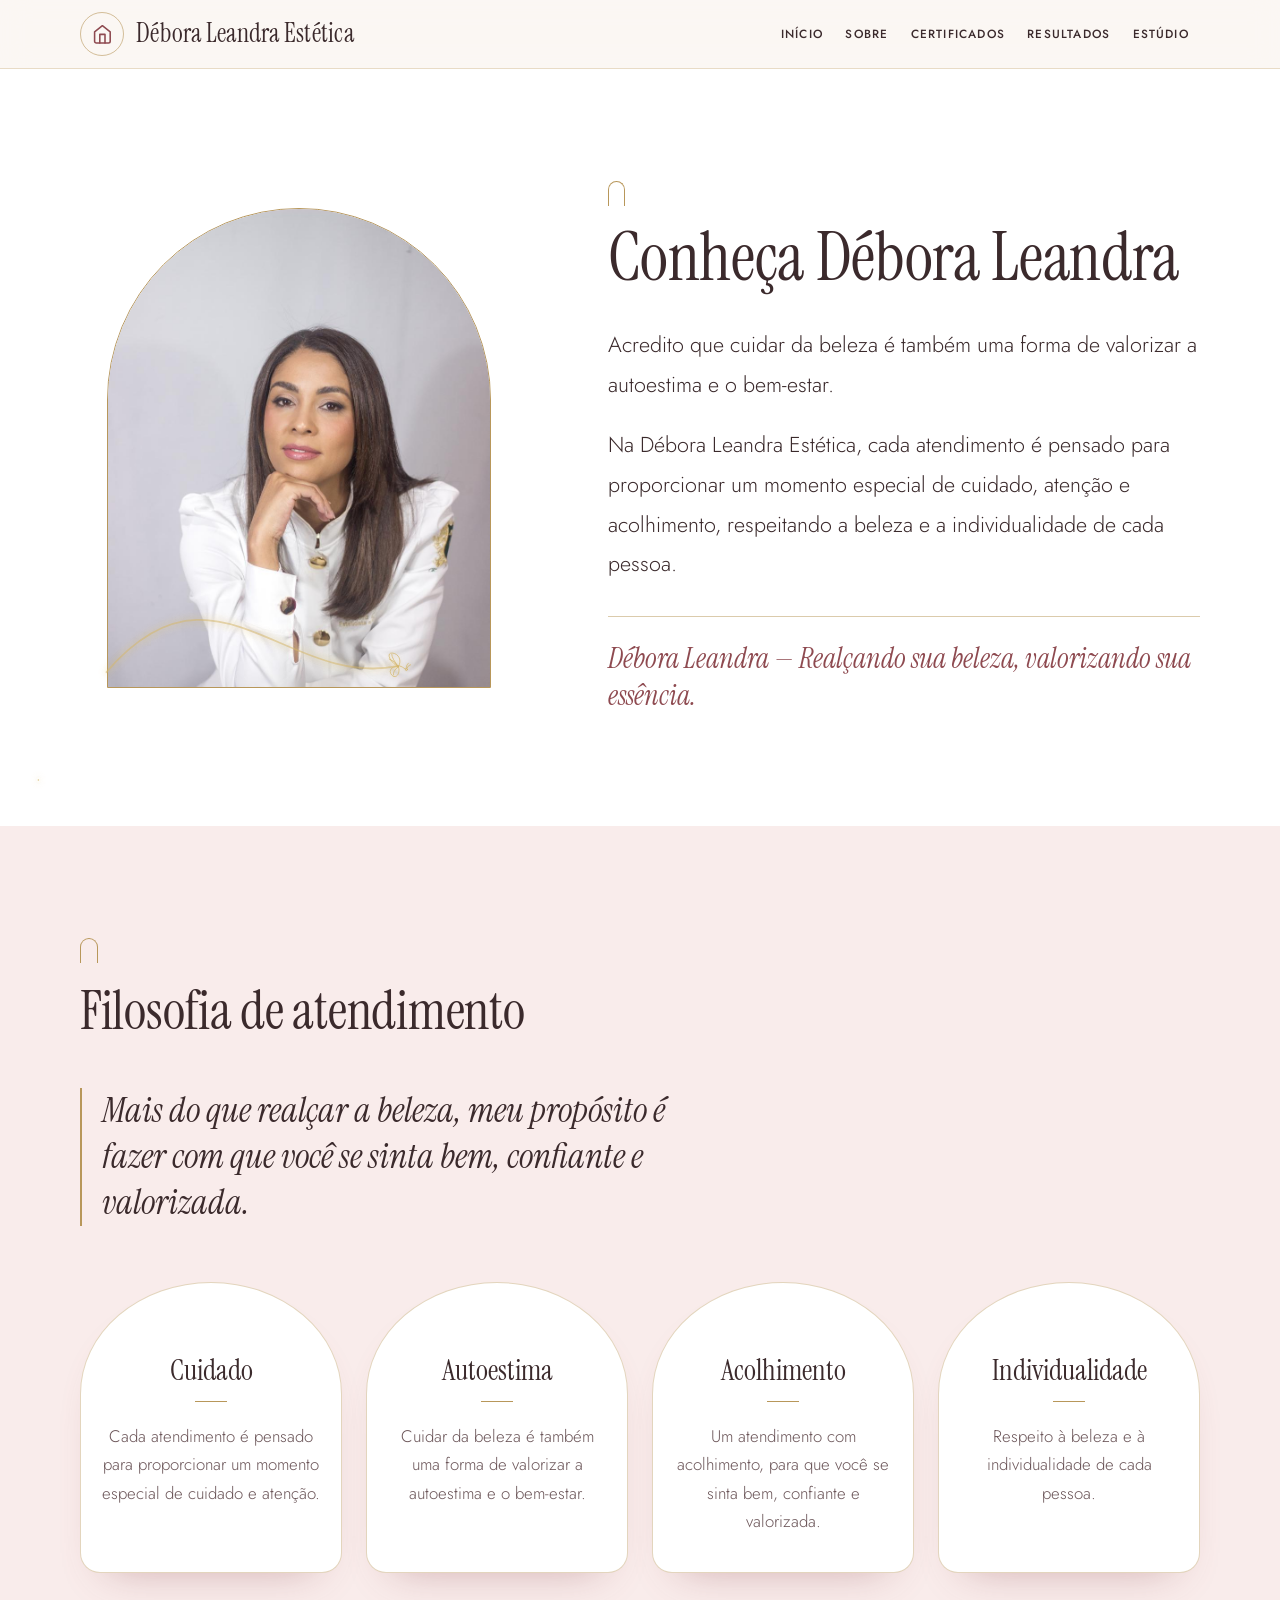
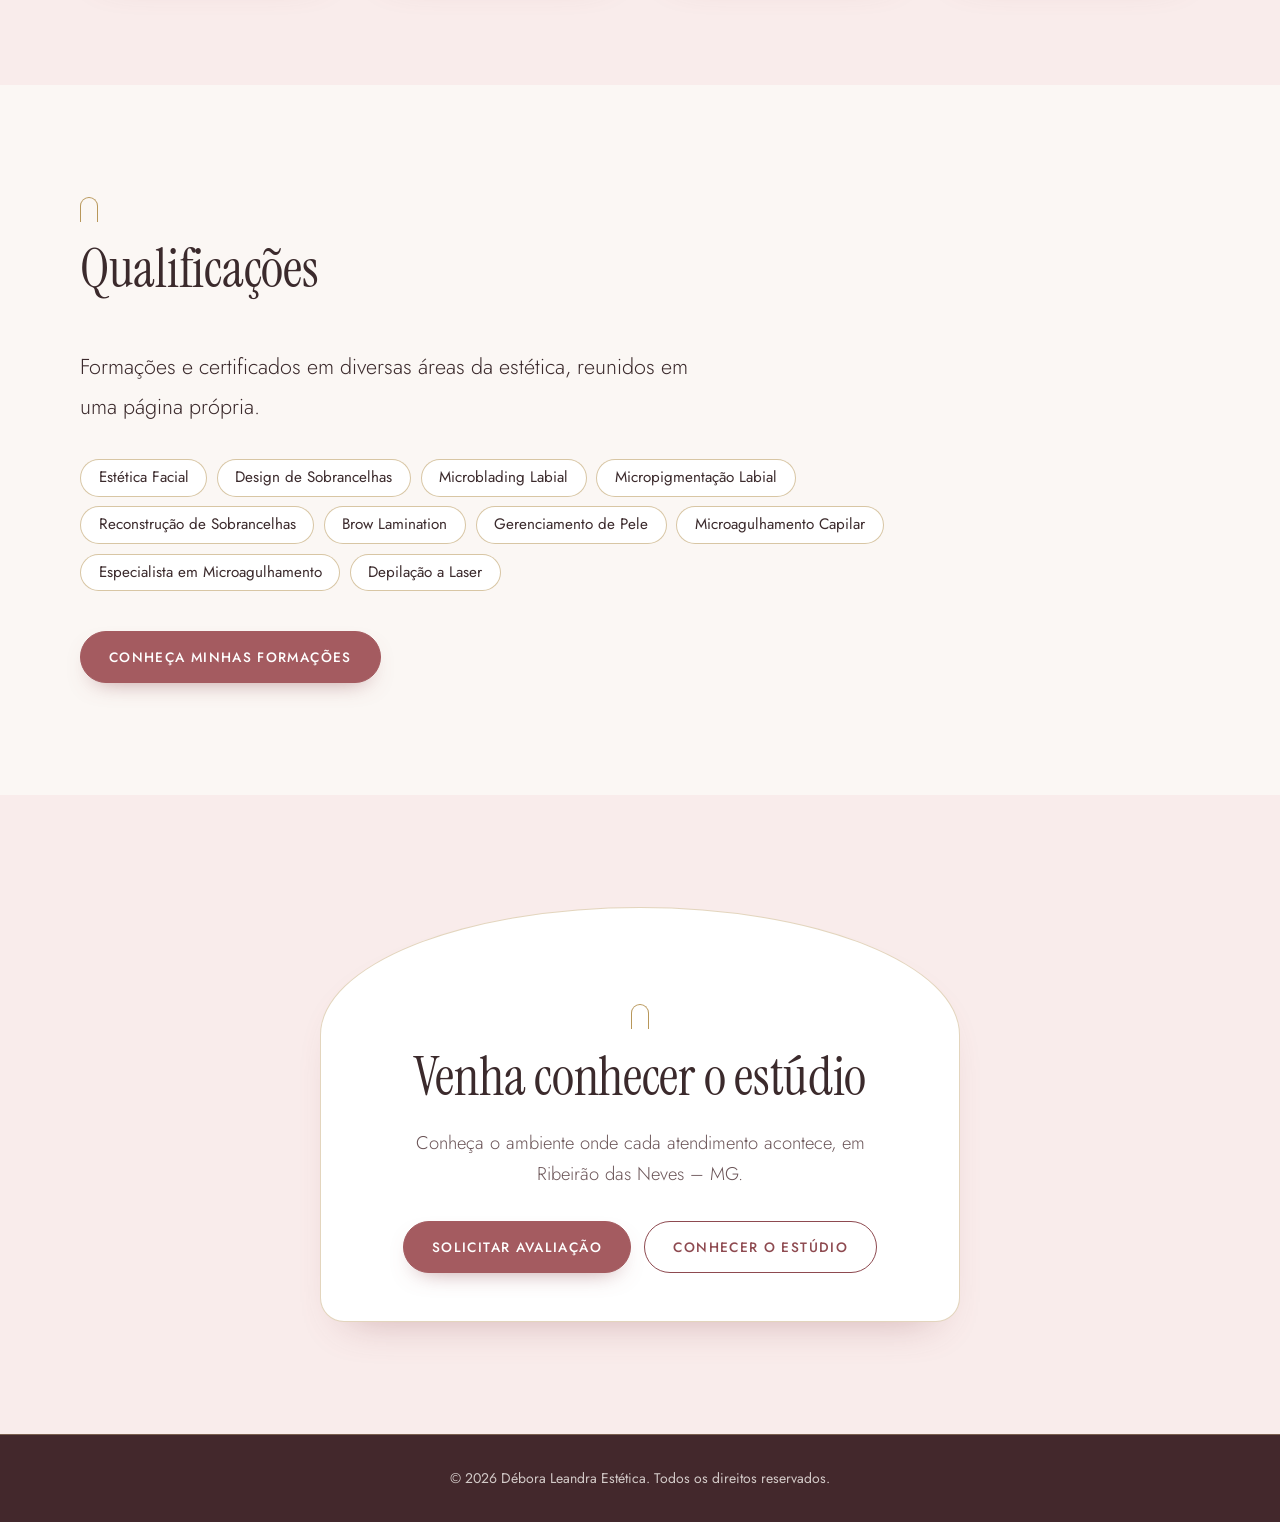
<file: sobre.html>
<!DOCTYPE html>
<html lang="pt-BR">

<head>
  <meta charset="UTF-8">
  <meta name="viewport" content="width=device-width, initial-scale=1">

  <title>Sobre a Débora | Débora Leandra Estética</title>
  <meta name="description" content="Conheça Débora Leandra, profissional de estética em Ribeirão das Neves (MG). Realçando sua beleza, valorizando sua essência.">

<script>document.documentElement.classList.add('js');</script>

<link rel="preconnect" href="https://fonts.googleapis.com">
<link rel="preconnect" href="https://fonts.gstatic.com" crossorigin>
<link rel="stylesheet" href="https://fonts.googleapis.com/css2?family=Instrument+Serif:ital@0;1&family=Jost:wght@300;400;500&display=swap">
  <link rel="stylesheet" href="style.css">
  <script src="script.js" defer></script>
</head>

<body>

  <!-- Link para quem navega pelo teclado ir direto ao conteúdo -->
  <a class="pular-conteudo" href="#conteudo-principal">Pular para o conteúdo</a>

  <!-- ==================== CABEÇALHO ==================== -->
  <header class="cabecalho">

    <!-- Ícone de casinha: volta para a página inicial -->
    <a class="cabecalho__casa" href="index.html" aria-label="Voltar à página inicial">
      <svg width="24" height="24" viewBox="0 0 24 24" fill="none" stroke="currentColor"
           stroke-width="1.8" stroke-linecap="round" stroke-linejoin="round"
           aria-hidden="true" focusable="false">
        <path d="M3 9l9-7 9 7v11a2 2 0 0 1-2 2H5a2 2 0 0 1-2-2z"></path>
        <polyline points="9 22 9 12 15 12 15 22"></polyline>
      </svg>
    </a>

    <!-- A logo oficial entra aqui quando adicionarmos as imagens -->
    <p class="cabecalho__marca">Débora Leandra Estética</p>

    <!-- Botão do menu -->
    <button class="cabecalho__menu-botao" type="button"
            aria-expanded="false" aria-controls="menu-principal">
      Menu
    </button>

    <nav class="menu" id="menu-principal" aria-label="Menu principal">
      <ul class="menu__lista" role="list">
        <li><a href="index.html">Início</a></li>
        <li><a href="sobre.html">Sobre</a></li>
        <li><a href="certificados.html">Certificados</a></li>
        <li><a href="resultados.html">Resultados</a></li>
        <li><a href="estudio.html">Estúdio</a></li>
      </ul>
    </nav>

  </header>

  <!-- ==================== CONTEÚDO PRINCIPAL ==================== -->
  <main id="conteudo-principal">

    <!-- ---------- 1. APRESENTAÇÃO ---------- -->
    <section class="sobre sobre-apresentacao" id="sobre" aria-labelledby="titulo-sobre">

      <div class="sobre-apresentacao__foto">
        <div class="moldura-arco">
          <img src="imagens/principal foto.jpeg"
               alt="Débora Leandra, profissional de estética"
               width="853" height="1280">
        </div>
      </div>

      <div class="sobre-apresentacao__texto">
        <h1 id="titulo-sobre">Conheça Débora Leandra</h1>

        <p>
          Acredito que cuidar da beleza é também uma forma de valorizar a autoestima e o bem-estar.
        </p>

        <p>
          Na Débora Leandra Estética, cada atendimento é pensado para proporcionar um momento especial de cuidado, atenção e acolhimento, respeitando a beleza e a individualidade de cada pessoa.
        </p>

        <p class="sobre-assinatura">
          Débora Leandra — Realçando sua beleza, valorizando sua essência.
        </p>
      </div>

    </section>

    <!-- ---------- 2. FILOSOFIA DE ATENDIMENTO ---------- -->
    <section class="filosofia" aria-labelledby="titulo-filosofia">
      <h2 id="titulo-filosofia">Filosofia de atendimento</h2>

      <p class="filosofia__proposito">
        Mais do que realçar a beleza, meu propósito é fazer com que você se sinta bem, confiante e valorizada.
      </p>

      <ul class="filosofia__lista" role="list">
        <li class="valor">
          <h3>Cuidado</h3>
          <p>Cada atendimento é pensado para proporcionar um momento especial de cuidado e atenção.</p>
        </li>
        <li class="valor">
          <h3>Autoestima</h3>
          <p>Cuidar da beleza é também uma forma de valorizar a autoestima e o bem-estar.</p>
        </li>
        <li class="valor">
          <h3>Acolhimento</h3>
          <p>Um atendimento com acolhimento, para que você se sinta bem, confiante e valorizada.</p>
        </li>
        <li class="valor">
          <h3>Individualidade</h3>
          <p>Respeito à beleza e à individualidade de cada pessoa.</p>
        </li>
      </ul>
    </section>

    <!-- ---------- 3. QUALIFICAÇÕES ---------- -->
    <section class="qualificacoes" aria-labelledby="titulo-qualificacoes">
      <h2 id="titulo-qualificacoes">Qualificações</h2>

      <p class="sobre-texto">
        Formações e certificados em diversas áreas da estética, reunidos em uma página própria.
      </p>

      <ul class="qualificacoes__lista" role="list" aria-label="Áreas das formações">
        <li>Estética Facial</li>
        <li>Design de Sobrancelhas</li>
        <li>Microblading Labial</li>
        <li>Micropigmentação Labial</li>
        <li>Reconstrução de Sobrancelhas</li>
        <li>Brow Lamination</li>
        <li>Gerenciamento de Pele</li>
        <li>Microagulhamento Capilar</li>
        <li>Especialista em Microagulhamento</li>
        <li>Depilação a Laser</li>
      </ul>

      <a class="botao" href="certificados.html">Conheça minhas formações</a>
    </section>

    <!-- ---------- 4. CONVITE FINAL ---------- -->
    <section class="convite" aria-labelledby="titulo-convite">
      <div class="convite__painel">
        <h2 id="titulo-convite">Venha conhecer o estúdio</h2>

        <p>
          Conheça o ambiente onde cada atendimento acontece, em Ribeirão das Neves – MG.
        </p>

        <div class="convite__acoes">
          <a class="botao"
             href="https://wa.me/5531995594694?text=Ol%C3%A1%2C%20D%C3%A9bora!%20Tudo%20bem%3F%20Conheci%20seu%20trabalho%20pelo%20site%20e%20gostaria%20de%20solicitar%20uma%20avalia%C3%A7%C3%A3o%20para%20saber%20qual%20procedimento%20%C3%A9%20mais%20indicado%20para%20mim.%20Poderia%20me%20explicar%20como%20funciona%3F"
             target="_blank"
             rel="noopener noreferrer">
            Solicitar Avaliação
          </a>

          <a class="botao botao--secundario" href="estudio.html">
            Conhecer o estúdio
          </a>
        </div>
      </div>
    </section>

  </main>

  <!-- ==================== RODAPÉ ==================== -->
  <footer class="rodape">
    <p>&copy; 2026 Débora Leandra Estética. Todos os direitos reservados.</p>
  </footer>

  <!-- Borboleta dourada com rastro luminoso -->
<div id="borboleta-magica" aria-hidden="true">
  <svg
    class="rastro-magico"
    viewBox="0 0 1000 600"
    preserveAspectRatio="none"
    xmlns="http://www.w3.org/2000/svg"
  >
    <defs>
      <filter id="brilho-dourado">
        <feGaussianBlur stdDeviation="3" />
      </filter>
    </defs>

    <!-- Brilho suave por trás do rastro -->
    <path
      class="rastro-luz"
      d="M 30 520
         C 160 300, 220 500, 350 430
         S 530 280, 650 310
         S 800 240, 950 90"
    />

    <!-- Linha dourada principal -->
    <path
      class="rastro-linha"
      d="M 30 520
         C 160 300, 220 500, 350 430
         S 530 280, 650 310
         S 800 240, 950 90"
    />
  </svg>
  
<!-- Borboleta minimalista dourada -->

<!-- Borboletinha dourada vista de lado -->
<svg
  class="borboleta-desenho"
  viewBox="0 0 100 100"
  xmlns="http://www.w3.org/2000/svg"
>
  <g
    fill="none"
    stroke="#d4b66b"
    stroke-width="2"
    stroke-linecap="round"
    stroke-linejoin="round"
  >
    <!-- Asa superior -->
    <path d="M54 52 C30 40 18 12 36 13 C55 14 65 35 54 52 Z"/>

    <!-- Detalhes da asa superior -->
    <path d="M54 52 Q35 28 35 17"/>
    <path d="M54 52 Q43 34 28 30"/>

    <!-- Asa inferior -->
    <path d="M54 52 C30 48 23 70 40 80 C54 83 59 64 54 52 Z"/>

    <!-- Detalhe da asa inferior -->
    <path d="M54 52 Q37 64 40 76"/>

    <!-- Corpo -->
    <path d="M53 48 Q65 51 76 60"/>

    <!-- Cabeça -->
    <circle cx="77" cy="60" r="3"/>

    <!-- Antenas -->
    <path d="M78 57 Q83 46 89 46"/>
    <path d="M76 57 Q77 45 82 42"/>
  </g>
</svg>

</div>

</body>
</html>
</file>
<file: style.css>
/* =========================================================
   Débora Leandra Estética — style.css
   Etapa 2: base visual (cores, tipografia, layout e componentes)
   ========================================================= */

/* ---------------------------------------------------------
   1. FONTES (Google Fonts, gratuitas)
   Instrument Serif: títulos | Jost: textos
   --------------------------------------------------------- */
@import url('https://fonts.googleapis.com/css2?family=Instrument+Serif:ital@0;1&family=Jost:wght@300;400;500&display=swap');


/* ---------------------------------------------------------
   2. VARIÁVEIS (paleta, fontes e medidas em um só lugar)
   Para mudar uma cor do site inteiro, mude aqui.
   --------------------------------------------------------- */
:root {
  /* Cores de fundo */
  --branco: #ffffff;
  --off-white: #fbf7f4;
  --rosa-claro: #f9eceb;
  --rosa-suave: #f2d6d3;
  --vinho: #43282c;

  /* Rosé e dourado */
  --rose: #d9a5a3;           /* decorativo */
  --rose-profundo: #a45b60;  /* fundo de botões (texto branco por cima) */
  --rose-escuro: #8e4a50;    /* textos e links sobre fundos claros */
  --dourado: #b8975a;        /* linhas e detalhes (decorativo) */
  --dourado-claro: #e0c58f;  /* detalhes sobre fundo escuro */

  /* Textos */
  --texto: #3b2a2c;
  --texto-suave: #6b5558;

  /* Fontes */
  --fonte-titulo: 'Instrument Serif', Georgia, 'Times New Roman', serif;
  --fonte-texto: 'Jost', system-ui, -apple-system, 'Segoe UI', Roboto, sans-serif;

  /* Layout */
  --largura-max: 70rem;
  --margem-lateral: max(1.25rem, calc((100% - var(--largura-max)) / 2));
  --espaco-secao: clamp(4rem, 9vw, 7rem);
  --altura-cabecalho: 6.5rem;

  /* Efeitos */
  --ease: cubic-bezier(0.22, 0.61, 0.36, 1);
  --sombra-suave: 0 22px 44px -28px rgba(142, 74, 80, 0.45);
}

/* Altura do cabeçalho quando o JavaScript estiver ativo (etapa futura) */
html.js {
  --altura-cabecalho: 4.75rem;
}


/* ---------------------------------------------------------
   3. BASE (reset e regras gerais)
   --------------------------------------------------------- */
*,
*::before,
*::after {
  box-sizing: border-box;
}

html {
  -webkit-text-size-adjust: 100%;
  text-size-adjust: 100%;
  scroll-padding-top: var(--altura-cabecalho); /* o cabeçalho não cobre o título ao rolar */
}

/* Rolagem suave somente para quem não pediu menos movimento */
@media (prefers-reduced-motion: no-preference) {
  html {
    scroll-behavior: smooth;
  }
}

body {
  margin: 0;
  font-family: var(--fonte-texto);
  font-size: 1rem;
  line-height: 1.65;
  color: var(--texto);
  background: var(--off-white);
  -webkit-font-smoothing: antialiased;
  -moz-osx-font-smoothing: grayscale;
}

h1,
h2,
h3,
p,
ul,
ol,
address {
  margin: 0;
}

ul,
ol {
  padding: 0;
}

address {
  font-style: normal;
}

img,
svg {
  display: block;
  max-width: 100%;
}

img {
  height: auto;
}

h1,
h2,
h3 {
  font-family: var(--fonte-titulo);
  font-weight: 400; /* Instrument Serif só tem peso normal */
  line-height: 1.1;
  color: var(--texto);
  text-wrap: balance;
}

a {
  color: var(--rose-escuro);
  text-decoration-color: var(--dourado);
  text-decoration-thickness: 1px;
  text-underline-offset: 0.25em;
}

a:hover {
  text-decoration-thickness: 2px;
}

::selection {
  background: var(--rosa-suave);
  color: var(--texto);
}

/* Indicador de foco para navegação por teclado */
:focus-visible {
  outline: 3px solid var(--rose-escuro);
  outline-offset: 3px;
}

.agendar :focus-visible,
.rodape :focus-visible {
  outline-color: var(--dourado-claro);
}


/* ---------------------------------------------------------
   4. LINK "PULAR PARA O CONTEÚDO"
   Escondido até receber foco pelo teclado (tecla Tab)
   --------------------------------------------------------- */
.pular-conteudo {
  position: absolute;
  top: -5rem;
  left: 1rem;
  z-index: 200;
  padding: 0.75rem 1.25rem;
  border-radius: 999px;
  background: var(--rose-escuro);
  color: #ffffff;
  text-decoration: none;
  transition: top 0.2s var(--ease);
}

.pular-conteudo:focus {
  top: 1rem;
}


/* ---------------------------------------------------------
   5. LAYOUT GERAL DAS SEÇÕES
   O fundo ocupa a largura toda; o conteúdo fica centralizado
   --------------------------------------------------------- */
main > section {
  padding-block: var(--espaco-secao);
  padding-inline: var(--margem-lateral);
}

/* Títulos de seção, com um pequeno arco dourado como assinatura visual */
main h2 {
  margin-bottom: clamp(2rem, 4vw, 3rem);
  font-size: clamp(2.1rem, 1.5rem + 2.6vw, 3.4rem);
  letter-spacing: -0.005em;
}

main h2::before,
.inicio h1::before {
  content: "";
  display: block;
  width: 1.1rem;
  height: 1.55rem;
  margin-bottom: 1.1rem;
  border: 1px solid var(--dourado);
  border-bottom: 0;
  border-radius: 999px 999px 0 0;
}


/* ---------------------------------------------------------
   6. CABEÇALHO E MENU
   Base = celular. Sem JavaScript, o menu aparece como uma
   faixa que rola para o lado, então a navegação já funciona.
   --------------------------------------------------------- */
.cabecalho {
  position: sticky;
  top: 0;
  z-index: 100;
  display: flex;
  flex-wrap: wrap;
  align-items: center;
  gap: 0.5rem 0.75rem;
  padding-block: 0.6rem 0.4rem;
  padding-inline: var(--margem-lateral);
  background: rgba(251, 247, 244, 0.92);
  -webkit-backdrop-filter: saturate(1.3) blur(14px);
  backdrop-filter: saturate(1.3) blur(14px);
  border-bottom: 1px solid rgba(184, 151, 90, 0.3);
}

/* Ícone de casinha */
.cabecalho__casa {
  display: inline-flex;
  align-items: center;
  justify-content: center;
  flex: none;
  width: 2.75rem;
  height: 2.75rem;
  border: 1px solid rgba(184, 151, 90, 0.6);
  border-radius: 50%;
  color: var(--rose-escuro);
  transition: background-color 0.3s var(--ease), color 0.3s var(--ease);
}

.cabecalho__casa svg {
  width: 1.3rem;
  height: 1.3rem;
}

/* Nome do estúdio (provisório até recebermos a logo) */
.cabecalho__marca {
  flex: 1 1 auto;
  min-width: 0;
  font-family: var(--fonte-titulo);
  font-size: clamp(1.2rem, 5vw, 1.55rem);
  line-height: 1.1;
  letter-spacing: 0.01em;
}

/* Botão "Menu": só aparece quando o JavaScript estiver ativo */
.cabecalho__menu-botao {
  display: none;
}

/* Menu: faixa horizontal no celular */
.menu {
  flex: 0 0 100%;
  overflow-x: auto;
  padding-bottom: 0.25rem;
  scrollbar-width: none;
}

.menu::-webkit-scrollbar {
  display: none;
}

.menu__lista {
  display: flex;
  gap: 0.25rem;
  width: max-content;
  list-style: none;
}

.menu__lista a {
  position: relative;
  display: inline-flex;
  align-items: center;
  min-height: 2.75rem;
  padding: 0 0.9rem;
  font-size: 0.78rem;
  font-weight: 500;
  letter-spacing: 0.12em;
  text-transform: uppercase;
  text-decoration: none;
  white-space: nowrap;
  color: var(--texto);
}

/* Linha dourada que "desenha" sob o link */
.menu__lista a::after {
  content: "";
  position: absolute;
  right: 0.9rem;
  bottom: 0.55rem;
  left: 0.9rem;
  height: 1px;
  background: var(--dourado);
  transform: scaleX(0);
  transform-origin: left;
  transition: transform 0.35s var(--ease);
}

.menu__lista a:focus-visible::after {
  transform: scaleX(1);
}

/* Efeitos de passar o mouse: só em aparelhos com mouse */
@media (hover: hover) {
  .cabecalho__casa:hover {
    background: var(--rose-escuro);
    color: #ffffff;
  }

  .menu__lista a:hover::after {
    transform: scaleX(1);
  }
}

/* --- Menu recolhível (preparado para a etapa de JavaScript) ---
   Tudo abaixo só vale se o <html> receber a classe "js". */
@media (max-width: 69.99em) {
  html.js .cabecalho {
    padding-block: 0.6rem;
  }

  html.js .cabecalho__menu-botao {
    display: inline-flex;
    align-items: center;
    justify-content: center;
    min-height: 2.75rem;
    padding: 0 1.25rem;
    border: 1px solid var(--rose-escuro);
    border-radius: 999px;
    background: transparent;
    color: var(--rose-escuro);
    font: 500 0.8rem/1 var(--fonte-texto);
    letter-spacing: 0.14em;
    text-transform: uppercase;
    cursor: pointer;
  }

  html.js .menu {
    display: none;
    position: absolute;
    top: 100%;
    right: 0;
    left: 0;
    padding: 0.5rem var(--margem-lateral) 1rem;
    overflow: visible;
    background: rgba(251, 247, 244, 0.98);
    border-bottom: 1px solid rgba(184, 151, 90, 0.3);
    box-shadow: 0 24px 40px -30px rgba(67, 40, 44, 0.5);
  }

  html.js .cabecalho__menu-botao[aria-expanded="true"] + .menu {
    display: block;
  }

  html.js .menu__lista {
    flex-direction: column;
    gap: 0;
    width: auto;
  }

  html.js .menu__lista a {
    width: 100%;
    min-height: 3.25rem;
    border-bottom: 1px solid rgba(184, 151, 90, 0.25);
    font-size: 0.85rem;
  }
}

/* --- Computador: menu em uma linha, ao lado do nome --- */
@media (min-width: 70em) {
  .cabecalho {
    flex-wrap: nowrap;
    padding-block: 0.75rem;
  }

  .cabecalho__marca {
    flex: 0 0 auto;
    font-size: 1.6rem;
  }

  .menu {
    flex: 1 1 auto;
    overflow: visible;
    padding: 0;
  }

  .menu__lista {
    justify-content: flex-end;
    width: auto;
    gap: 0;
  }

  .menu__lista a {
    padding: 0 0.7rem;
    font-size: 0.74rem;
    letter-spacing: 0.1em;
  }

  .menu__lista a::after {
    right: 0.7rem;
    left: 0.7rem;
  }
}


/* ---------------------------------------------------------
   7. BOTÕES
   --------------------------------------------------------- */
.botao {
  display: inline-flex;
  align-items: center;
  justify-content: center;
  min-height: 3.25rem;
  padding: 0.85rem 1.75rem;
  border: 1px solid var(--rose-profundo);
  border-radius: 999px;
  background: var(--rose-profundo);
  box-shadow: 0 10px 24px -14px rgba(142, 74, 80, 0.7);
  color: #ffffff;
  font-size: 0.85rem;
  font-weight: 500;
  letter-spacing: 0.1em;
  text-align: center;
  text-transform: uppercase;
  text-decoration: none;
  transition: background-color 0.3s var(--ease), color 0.3s var(--ease),
              transform 0.3s var(--ease), box-shadow 0.3s var(--ease);
}

.botao--secundario {
  background: transparent;
  box-shadow: none;
  border-color: var(--rose-escuro);
  color: var(--rose-escuro);
}

@media (hover: hover) {
  .botao:hover {
    background: var(--rose-escuro);
    border-color: var(--rose-escuro);
    box-shadow: 0 16px 28px -14px rgba(142, 74, 80, 0.75);
    color: #ffffff;
    transform: translateY(-2px);
  }
}

.botao:active {
  transform: translateY(0);
}


/* ---------------------------------------------------------
   8. INÍCIO (HERO)
   O arco é um espaço reservado e decorativo: quando tivermos
   a foto real da Débora, ela ocupará esse lugar.
   --------------------------------------------------------- */
.inicio {
  position: relative;
  display: grid;
  grid-template-columns: 1fr;
  align-content: center;
  padding-block: clamp(3rem, 8vw, 6rem);
  overflow: hidden;
  background:
    radial-gradient(48rem 34rem at 88% 8%, rgba(242, 214, 211, 0.95), transparent 65%),
    radial-gradient(34rem 26rem at 0% 100%, rgba(184, 151, 90, 0.16), transparent 62%),
    var(--off-white);
}

.inicio h1 {
  grid-column: 1 / -1;
  max-width: 10ch;
  font-size: clamp(3.25rem, 2rem + 7vw, 6.25rem);
  line-height: 0.95;
  letter-spacing: -0.01em;
}

.inicio p {
  grid-column: 1 / -1;
  max-width: 28rem;
  margin: 1.5rem 0 2rem;
  font-size: clamp(1.05rem, 1rem + 0.5vw, 1.3rem);
  font-weight: 300;
  color: var(--texto-suave);
}

.inicio .botao + .botao {
  margin-top: 0.85rem;
}

/* Arco decorativo (espaço da foto) */
.inicio::after {
  content: "";
  grid-column: 1 / -1;
  justify-self: center;
  width: min(80%, 19rem);
  margin-top: 2.5rem;
  aspect-ratio: 4 / 5;
  border: 1px solid var(--dourado);
  border-radius: 50% 50% 0 0 / 40% 40% 0 0;
  background: linear-gradient(165deg, var(--rosa-suave) 0%, var(--rosa-claro) 55%, var(--branco) 100%);
  box-shadow: 0 0 0 0.6rem var(--off-white),
              0 0 0 calc(0.6rem + 1px) rgba(184, 151, 90, 0.7);
}

@media (min-width: 40em) {
  .inicio {
    grid-template-columns: minmax(0,1fr) minmax(0, 1fr);
    align-items: center;
    gap: 3rem;
  }
  .inicio-conteudo {
  grid-column: 1;
  grid-row: 1;
}

  .inicio .botao + .botao {
    margin-top: 0;
  }
}

@media (min-width: 64em) {
  .inicio {
    min-height: 40rem;
  }

  .inicio::after {
    position: absolute;
    top: 50%;
    right: var(--margem-lateral);
    width: min(34vw, 26rem);
    margin-top: 0;
    transform: translateY(-50%);
  }
}


/* ---------------------------------------------------------
   9. SEÇÕES: fundos alternados para criar ritmo
   --------------------------------------------------------- */
.sobre {
  background: var(--branco);
}

.certificacoes {
  background: var(--off-white);
}

.resultados {
  background: var(--branco);
}

.estudio {
  background: var(--off-white);
}

/* Sobre */
.sobre p {
  max-width: 40rem;
  font-size: clamp(1.1rem, 1rem + 0.6vw, 1.35rem);
  font-weight: 300;
  line-height: 1.85;
}


/* ---------------------------------------------------------
   10. SERVIÇOS (cartões em formato de arco)
   --------------------------------------------------------- */
.servicos {
  display: grid;
  grid-template-columns: 1fr;
  gap: 1.5rem;
  background: var(--rosa-claro);
}

.servicos h2 {
  grid-column: 1 / -1;
  margin-bottom: clamp(0.5rem, 2vw, 1.5rem);
}

.categoria {
  display: flex;
  flex-direction: column;
  align-items: center;
  min-height: 15rem;
  padding: 4.75rem 1.5rem 2.25rem;
  border: 1px solid rgba(184, 151, 90, 0.4);
  border-radius: 50% 50% 1.25rem 1.25rem / 8rem 8rem 1.25rem 1.25rem;
  background: var(--branco);
  box-shadow: var(--sombra-suave);
  text-align: center;
}

.categoria h3 {
  font-size: 1.9rem;
}

.categoria h3::after {
  content: "";
  display: block;
  width: 2rem;
  height: 1px;
  margin: 0.9rem auto 1.5rem;
  background: var(--dourado);
}

.categoria ul {
  width: 100%;
  list-style: none;
}

.categoria li {
  padding: 0.7rem 0;
  border-top: 1px solid rgba(184, 151, 90, 0.25);
  font-size: 1.05rem;
  line-height: 1.35;
}

@media (min-width: 40em) {
  .servicos {
    grid-template-columns: repeat(2, 1fr);
  }
}

@media (min-width: 64em) {
  .servicos {
    grid-template-columns: repeat(4, 1fr);
  }
}


/* ---------------------------------------------------------
   11. COMO AGENDAR
   --------------------------------------------------------- */
.agendar {
  background: var(--vinho);
  color: var(--off-white);
}

.agendar h2 {
  color: var(--off-white);
}

.agendar h2::before {
  border-color: var(--dourado-claro);
}

.agendar ol {
  display: grid;
  gap: 2rem;
  list-style: none;
  counter-reset: passo;
}

.agendar li {
  counter-increment: passo;
  padding-top: 1.25rem;
  border-top: 1px solid rgba(224, 197, 143, 0.5);
  font-family: var(--fonte-titulo);
  font-size: 1.65rem;
  line-height: 1.2;
}

/* Número grande e dourado (a 2ª linha esconde o número duplicado dos leitores de tela) */
.agendar li::before {
  content: counter(passo, decimal-leading-zero);
  content: counter(passo, decimal-leading-zero) / "";
  display: block;
  margin-bottom: 0.5rem;
  font-size: 3rem;
  line-height: 1;
  color: var(--dourado-claro);
}

.agendar p {
  max-width: 36rem;
  margin-top: 2.5rem;
  color: rgba(251, 247, 244, 0.82);
}

@media (min-width: 48em) {
  .agendar ol {
    grid-template-columns: repeat(3, 1fr);
    gap: 2.5rem;
  }
}


/* ---------------------------------------------------------
   12. LOCALIZAÇÃO E CONTATO
   --------------------------------------------------------- */
.localizacao {
  background: var(--branco);
}

.localizacao address {
  max-width: 28rem;
  margin-bottom: 2rem;
  padding-left: 1.25rem;
  border-left: 2px solid var(--dourado);
  font-size: 1.2rem;
  line-height: 1.7;
}

.localizacao p {
  font-size: 1.05rem;
}

.localizacao p a {
  display: inline-block;
  padding-block: 0.4rem; /* área de toque maior no celular */
}


/* ---------------------------------------------------------
   13. RODAPÉ
   --------------------------------------------------------- */
.rodape {
  padding-block: 2rem;
  padding-inline: var(--margem-lateral);
  border-top: 1px solid rgba(224, 197, 143, 0.35);
  background: var(--vinho);
  color: rgba(251, 247, 244, 0.78);
  font-size: 0.875rem;
  text-align: center;
}


/* ---------------------------------------------------------
   14. PREPARAÇÃO PARA AS PRÓXIMAS ETAPAS
   (ainda não são usadas no HTML)
   --------------------------------------------------------- */

/* Moldura em arco para as fotos reais */
.moldura-arco {
  overflow: hidden;
  aspect-ratio: 4 / 5;
  border-radius: 50% 50% 0 0 / 40% 40% 0 0;
  grid-column: 2;
}

.moldura-arco img {
  width: 100%;
  height: 100%;
  object-fit: cover;
}

/* Aparecer suavemente ao rolar. Só esconde se o JavaScript estiver ativo,
   para o conteúdo nunca ficar invisível por falha. */
html.js .revelar {
  opacity: 0;
  transform: translateY(1.5rem);
  transition: opacity 0.9s var(--ease), transform 0.9s var(--ease);
}

html.js .revelar.revelar--visivel {
  opacity: 1;
  transform: none;
}


/* ---------------------------------------------------------
   15. MOVIMENTO REDUZIDO
   Quem ativou "reduzir movimento" no aparelho não vê animações
   --------------------------------------------------------- */
@media (prefers-reduced-motion: reduce) {
  *,
  *::before,
  *::after {
    animation-duration: 0.01ms !important;
    animation-iteration-count: 1 !important;
    transition-duration: 0.01ms !important;
    scroll-behavior: auto !important;
  }

  html.js .revelar {
    opacity: 1;
    transform: none;
  }
}

/* Botão de voltar ao topo */
.voltar-topo {
    position: fixed;
    right: 20px;
    bottom: 20px;
    z-index: 90;
    display: flex;
    align-items: center;
    justify-content: center;
    width: 48px;
    height: 48px;
    border: 1px solid var(--dourado);
    border-radius: 50%;
    background-color: white;
    color: var(--rose-escuro);
    text-decoration: none;
    box-shadow: var(--sombra-suave);
}

/* Esconde o botão enquanto estamos no início */
html.js .voltar-topo {
    opacity: 0;
    visibility: hidden;
    transform: translateY(12px);
    transition: opacity 0.35s, transform 0.35s, visibility 0.35s;
}

/* Mostra o botão quando descemos a página */
html.js .voltar-topo.voltar-topo--visivel {
    opacity: 1;
    visibility: visible;
    transform: translateY(0);
}

.inicio::after {
  content: none !important;
  display: none !important;
}


@media (min-width: 40em) {
  .inicio > .moldura-arco {
    width: 100%;
    max-width: 440px;
    justify-self: center;
  }
}

@media (max-width: 39.99em) {
  .inicio-conteudo {
    display: flex;
    flex-direction: column;
    align-items: flex-start;
    gap: 1.25rem;
  }
}

@media (max-width: 39.99em) {
  .inicio {
    grid-template-columns: minmax(0, 1fr);
  }

  .inicio > .moldura-arco,
  .inicio > .inicio-conteudo {
    grid-column: 1;
    grid-row: auto;
    min-width: 0;
  }
}


/* ======================================
   GALERIA DE CERTIFICADOS
   ====================================== */

.certificacoes__lista {
  display: grid;
  grid-template-columns: repeat(
    auto-fit,
    minmax(min(100%, 260px), 1fr)
  );
  gap: 2rem;
  margin-top: 2rem;
}

.certificado {
  background: #ffffff;
  border: 1px solid #f2d6d3;
  border-radius: 16px;
  padding: 1.25rem;
  text-align: center;
  box-shadow: 0 8px 24px rgba(0, 0, 0, 0.06);
}

.certificado img {
  display: block;
  width: 100%;
  height: 260px;
  object-fit: contain;
  border-radius: 8px;
}

.certificado h3 {
  margin-top: 1rem;
  font-size: 1.2rem;
}

.certificado p {
  margin-top: 0.5rem;
  font-size: 0.9rem;
}


/* JANELA DE AMPLIAÇÃO DOS CERTIFICADOS */

.certificado-modal {
  display: none;
  position: fixed;
  inset: 0;
  z-index: 9999;
  background: rgba(0, 0, 0, 0.9);
  align-items: center;
  justify-content: center;
  padding: 20px;
}

.certificado-modal.ativo {
  display: flex;
}

.certificado-modal__imagem {
  max-width: 95%;
  max-height: 90vh;
  object-fit: contain;
}

.certificado-modal__fechar {
  position: absolute;
  top: 15px;
  right: 20px;
  background: transparent;
  border: none;
  color: white;
  font-size: 40px;
  cursor: pointer;
  z-index: 1;
}

.certificado__imagem {
  cursor: zoom-in;
}


/* GALERIA DE RESULTADOS */

.resultados__galeria {
  display: grid;
  grid-template-columns: repeat(3, 1fr);
  gap: 20px;
  max-width: 1100px;
  margin: 40px auto 0;
}

.resultados__galeria img {
  width: 100%;
  height: 300px;
  object-fit: cover;
  border-radius: 18px;
  cursor: pointer;
  transition: transform 0.3s ease;
}

.resultados__galeria img:hover {
  transform: scale(1.03);
}

/* CELULARES */

@media (max-width: 768px) {
  .resultados__galeria {
    grid-template-columns: repeat(2, 1fr);
    gap: 12px;
  }

  .resultados__galeria img {
    height: 200px;
  }
}

@media (max-width: 480px) {
  .resultados__galeria {
    grid-template-columns: 1fr;
  }

  .resultados__galeria img {
    height: 280px;
  }
}


/* GALERIA DO ESTÚDIO */

.estudio__galeria {
  display: grid;
  grid-template-columns: repeat(3, 1fr);
  gap: 20px;
  max-width: 1100px;
  margin: 40px auto 0;
}

.estudio__galeria img {
  width: 100%;
  height: 300px;
  object-fit: cover;
  border-radius: 18px;
  cursor: pointer;
  transition: transform 0.3s ease;
}

.estudio__galeria img:hover {
  transform: scale(1.03);
}

@media (max-width: 768px) {
  .estudio__galeria {
    grid-template-columns: repeat(2, 1fr);
    gap: 12px;
  }

  .estudio__galeria img {
    height: 200px;
  }
}

@media (max-width: 480px) {
  .estudio__galeria {
    grid-template-columns: 1fr;
  }

  .estudio__galeria img {
    height: 280px;
  }
}


/* BOTÃO GOOGLE MAPS */

.localizacao__botao {
  display: inline-flex;
  align-items: center;
  justify-content: center;
  padding: 15px 32px;
  margin-top: 25px;
  background: #b76e79;
  color: #ffffff;
  text-decoration: none;
  border-radius: 30px;
  font-weight: 600;
  transition: 0.3s ease;
}

.localizacao__botao:hover {
  background: #96535e;
  transform: translateY(-3px);
}

/* =========================================================
   PÁGINA SOBRE (sobre.html)
   Acrescentado no final do arquivo. Não altera regras anteriores.
   ========================================================= */

/* ---------- Animação de entrada (usada abaixo) ---------- */
@keyframes sobre-entrada {
  from {
    opacity: 0;
    transform: translateY(1.25rem);
  }
  to {
    opacity: 1;
    transform: none;
  }
}


/* ---------- 1. APRESENTAÇÃO (foto + texto) ---------- */
.sobre-apresentacao {
  display: grid;
  grid-template-columns: minmax(0, 1fr);
  align-items: center;
  gap: 2.5rem;
  overflow: hidden; /* garante que o contorno decorativo nunca gere rolagem lateral */
}

/* Foto: usa a moldura em arco já existente, com um contorno dourado deslocado */
.sobre-apresentacao__foto {
  position: relative;
  isolation: isolate;
  justify-self: center;
  width: min(100%, 24rem);
  animation: sobre-entrada 0.9s var(--ease) backwards;
}

.sobre-apresentacao__foto::before {
  content: "";
  position: absolute;
  inset: 0;
  z-index: -1;
  border: 1px solid var(--dourado);
  border-radius: 50% 50% 0 0 / 40% 40% 0 0;
  transform: translate(0.9rem, 0.9rem);
}

/* Título principal (único h1 da página), com o mesmo arquinho dourado dos h2 */
.sobre-apresentacao h1 {
  margin-bottom: clamp(1.5rem, 3vw, 2rem);
  font-size: clamp(2.4rem, 1.6rem + 3.6vw, 4.25rem);
  line-height: 1.02;
  letter-spacing: -0.005em;
  animation: sobre-entrada 0.9s var(--ease) 0.15s backwards;
}

.sobre-apresentacao h1::before {
  content: "";
  display: block;
  width: 1.1rem;
  height: 1.55rem;
  margin-bottom: 1.1rem;
  border: 1px solid var(--dourado);
  border-bottom: 0;
  border-radius: 999px 999px 0 0;
}

.sobre-apresentacao__texto p + p {
  margin-top: 1.25rem;
}

.sobre-apresentacao .sobre-assinatura {
  max-width: none;
  margin-top: 2rem;
  padding-top: 1.5rem;
  border-top: 1px solid rgba(184, 151, 90, 0.5);
  font-family: var(--fonte-titulo);
  font-size: clamp(1.4rem, 1.2rem + 0.8vw, 1.75rem);
  font-style: italic;
  font-weight: 400;
  line-height: 1.3;
  color: var(--rose-escuro);
}

@media (min-width: 48em) {
  .sobre-apresentacao {
    grid-template-columns: minmax(0, 0.85fr) minmax(0, 1.15fr);
    gap: clamp(3rem, 7vw, 6rem);
  }

  .sobre-apresentacao__foto {
    width: 100%;
    max-width: 26rem;
  }
}


/* ---------- 2. FILOSOFIA DE ATENDIMENTO ---------- */
.filosofia {
  background: var(--rosa-claro);
}

.filosofia__proposito {
  max-width: 40rem;
  margin-bottom: clamp(2.5rem, 5vw, 3.5rem);
  padding-left: 1.25rem;
  border-left: 2px solid var(--dourado);
  font-family: var(--fonte-titulo);
  font-size: clamp(1.5rem, 1.15rem + 1.5vw, 2.2rem);
  font-style: italic;
  line-height: 1.3;
  color: var(--texto);
}

.filosofia__lista {
  display: grid;
  grid-template-columns: minmax(0, 1fr);
  gap: 1.5rem;
  list-style: none;
}

.valor {
  display: flex;
  flex-direction: column;
  align-items: center;
  padding: 4.5rem 1.25rem 2.25rem;
  border: 1px solid rgba(184, 151, 90, 0.4);
  border-radius: 50% 50% 1.25rem 1.25rem / 7rem 7rem 1.25rem 1.25rem;
  background: var(--branco);
  box-shadow: var(--sombra-suave);
  text-align: center;
  transition: border-color 0.3s var(--ease);
}

.valor h3 {
  font-size: 1.8rem;
}

.valor h3::after {
  content: "";
  display: block;
  width: 2rem;
  height: 1px;
  margin: 0.9rem auto 1.25rem;
  background: var(--dourado);
}

.valor p {
  font-size: 1.05rem;
  font-weight: 300;
  line-height: 1.7;
  color: var(--texto-suave);
}

@media (hover: hover) {
  .valor:hover {
    border-color: rgba(184, 151, 90, 0.85);
  }
}

@media (min-width: 40em) {
  .filosofia__lista {
    grid-template-columns: repeat(2, minmax(0, 1fr));
  }
}

@media (min-width: 75em) {
  .filosofia__lista {
    grid-template-columns: repeat(4, minmax(0, 1fr));
  }
}


/* ---------- 3. QUALIFICAÇÕES ---------- */
.qualificacoes {
  background: var(--off-white);
}

.sobre-texto {
  max-width: 40rem;
  font-size: clamp(1.1rem, 1rem + 0.6vw, 1.35rem);
  font-weight: 300;
  line-height: 1.85;
}

.qualificacoes__lista {
  display: flex;
  flex-wrap: wrap;
  gap: 0.6rem;
  max-width: 52rem;
  margin: 2rem 0 2.5rem;
  list-style: none;
}

.qualificacoes__lista li {
  padding: 0.5rem 1.1rem;
  border: 1px solid rgba(184, 151, 90, 0.55);
  border-radius: 999px;
  background: var(--branco);
  font-size: 0.95rem;
  line-height: 1.3;
}


/* ---------- 4. CONVITE FINAL ---------- */
.convite {
  background: var(--rosa-claro);
}

.convite__painel {
  max-width: 40rem;
  margin-inline: auto;
  padding: 6rem clamp(1.5rem, 5vw, 3rem) 3rem;
  border: 1px solid rgba(184, 151, 90, 0.4);
  border-radius: 50% 50% 1.5rem 1.5rem / 8rem 8rem 1.5rem 1.5rem;
  background: var(--branco);
  box-shadow: var(--sombra-suave);
  text-align: center;
}

.convite h2 {
  margin-bottom: 1.25rem;
}

.convite h2::before {
  margin-inline: auto; /* centraliza o arquinho dourado */
}

.convite__painel p {
  max-width: 30rem;
  margin-inline: auto;
  font-size: 1.15rem;
  font-weight: 300;
  line-height: 1.7;
  color: var(--texto-suave);
}

.convite__acoes {
  display: flex;
  flex-wrap: wrap;
  justify-content: center;
  gap: 0.85rem;
  margin-top: 2rem;
}

@media (max-width: 30em) {
  .convite__acoes .botao {
    width: 100%;
  }
}


/* ---------- ANIMAÇÕES AO ROLAR (só onde o navegador suporta) ----------
   Nos demais navegadores o conteúdo simplesmente aparece, sem animação. */
@supports (animation-timeline: view()) {
  .filosofia__proposito,
  .valor,
  .qualificacoes .sobre-texto,
  .qualificacoes__lista,
  .convite__painel {
    animation: sobre-entrada linear backwards;
    animation-timeline: view();
    animation-range: entry 0% entry 45%;
  }
}


/* ---------- MOVIMENTO REDUZIDO ---------- */
@media (prefers-reduced-motion: reduce) {
  .sobre-apresentacao__foto,
  .sobre-apresentacao h1,
  .filosofia__proposito,
  .valor,
  .qualificacoes .sobre-texto,
  .qualificacoes__lista,
  .convite__painel {
    animation: none !important;
  }
}




/* Correção da moldura da foto — PC e celular */
.sobre-apresentacao__foto {
  position: relative;
  width: min(100%, 24rem);
  margin-inline: auto;
}

.sobre-apresentacao__foto::before {
  display: none;
}

.sobre-apresentacao__foto .moldura-arco {
  width: 100%;
  overflow: hidden;
  border: 1px solid var(--dourado);
  border-radius: 50% 50% 0 0 / 40% 40% 0 0;
}

.sobre-apresentacao__foto .moldura-arco img {
  display: block;
  width: 100%;
  height: auto;
}



/* ==========================================
   PÁGINA CERTIFICADOS
   ========================================== */

.pagina-certificados {
  background: var(--off-white);
}

.certificados-intro {
  max-width: 700px;
  margin: 0 auto 3.5rem;
  text-align: center;
}

.certificados-intro h1 {
  font-family: var(--fonte-titulo);
  font-size: clamp(2.5rem, 5vw, 4.5rem);
  font-weight: 400;
  color: var(--rose-escuro);
  margin-bottom: 1rem;
}

.certificados-intro p {
  font-size: 1.1rem;
  line-height: 1.8;
  color: var(--texto-suave);
}

.certificados-galeria {
  display: grid;
  grid-template-columns: repeat(3, minmax(0, 1fr));
  gap: 2rem;
  max-width: 1200px;
  margin: 0 auto;
}

.certificado-card {
  min-width: 0;
  margin: 0;
  padding: 1rem;
  background: var(--branco);
  border: 1px solid rgba(184, 151, 90, 0.35);
  border-radius: 1rem;
  box-shadow: var(--sombra-suave);
  text-align: center;
  transition: transform 0.3s ease, box-shadow 0.3s ease;
}

.certificado-card img {
  display: block;
  width: 100%;
  height: 240px;
  object-fit: contain;
  border-radius: 0.5rem;
}

.certificado-card figcaption {
  margin-top: 1rem;
  font-family: var(--fonte-titulo);
  font-size: 1.4rem;
  color: var(--rose-escuro);
}

@media (hover: hover) {
  .certificado-card:hover {
    transform: translateY(-5px);
  }
}

@media (max-width: 900px) {
  .certificados-galeria {
    grid-template-columns: repeat(2, minmax(0, 1fr));
  }
}

@media (max-width: 600px) {
  .certificados-galeria {
    grid-template-columns: 1fr;
    gap: 1.5rem;
  }

  .certificado-card img {
    height: auto;
    max-height: 350px;
  }
}

@media (prefers-reduced-motion: reduce) {
  .certificado-card {
    transition: none;
  }
}



/* ==========================================
   PÁGINA RESULTADOS
   ========================================== */

.pagina-resultados {
  background: var(--off-white);
}

.resultados-intro {
  max-width: 700px;
  margin: 0 auto 3.5rem;
  text-align: center;
}

.resultados-intro h1 {
  font-family: var(--fonte-titulo);
  font-size: clamp(2.5rem, 5vw, 4.5rem);
  font-weight: 400;
  color: var(--rose-escuro);
  margin-bottom: 1rem;
}

.resultados-intro p {
  font-size: 1.1rem;
  line-height: 1.8;
  color: var(--texto-suave);
}

.resultados-galeria {
  display: grid;
  grid-template-columns: repeat(3, minmax(0, 1fr));
  gap: 2rem;
  max-width: 1200px;
  margin: 0 auto;
}

.resultado-card {
  min-width: 0;
  margin: 0;
  padding: 0.75rem;
  background: var(--branco);
  border: 1px solid rgba(184, 151, 90, 0.35);
  border-radius: 1rem;
  box-shadow: var(--sombra-suave);
  overflow: hidden;
  transition: transform 0.3s ease;
}

.resultado-card img {
  display: block;
  width: 100%;
  height: 320px;
  object-fit: contain;
  border-radius: 0.5rem;
  cursor: zoom-in;
}

@media (hover: hover) {
  .resultado-card:hover {
    transform: translateY(-5px);
  }
}

@media (max-width: 900px) {
  .resultados-galeria {
    grid-template-columns: repeat(2, minmax(0, 1fr));
  }
}

@media (max-width: 600px) {
  .resultados-galeria {
    grid-template-columns: 1fr;
    gap: 1.5rem;
  }

  .resultado-card img {
    height: auto;
    max-height: 450px;
  }
}

@media (prefers-reduced-motion: reduce) {
  .resultado-card {
    transition: none;
  }
}


/* ==========================================
   PÁGINA ESTÚDIO
   ========================================== */

.pagina-estudio {
  background: var(--off-white);
}

.estudio-intro {
  max-width: 700px;
  margin: 0 auto 3.5rem;
  text-align: center;
}

.estudio-intro h1 {
  font-family: var(--fonte-titulo);
  font-size: clamp(2.5rem, 5vw, 4.5rem);
  font-weight: 400;
  color: var(--rose-escuro);
  margin-bottom: 1rem;
}

.estudio-intro p {
  font-size: 1.1rem;
  line-height: 1.8;
  color: var(--texto-suave);
}

.estudio-galeria {
  display: grid;
  grid-template-columns: repeat(3, minmax(0, 1fr));
  gap: 2rem;
  max-width: 1200px;
  margin: 0 auto;
}

.estudio-card {
  min-width: 0;
  margin: 0;
  padding: 0.75rem;
  background: var(--branco);
  border: 1px solid rgba(184, 151, 90, 0.35);
  border-radius: 1rem;
  box-shadow: var(--sombra-suave);
  overflow: hidden;
  transition: transform 0.3s ease;
}

.estudio-card img {
  display: block;
  width: 100%;
  height: 320px;
  object-fit: cover;
  border-radius: 0.5rem;
  cursor: zoom-in;
}

@media (hover: hover) {
  .estudio-card:hover {
    transform: translateY(-5px);
  }
}

@media (max-width: 900px) {
  .estudio-galeria {
    grid-template-columns: repeat(2, minmax(0, 1fr));
  }
}

@media (max-width: 600px) {
  .estudio-galeria {
    grid-template-columns: 1fr;
    gap: 1.5rem;
  }

  .estudio-card img {
    height: 350px;
  }
}

@media (prefers-reduced-motion: reduce) {
  .estudio-card {
    transition: none;
  }
}



/* ==========================================
   BORBOLETA DOURADA
   ========================================== */

.borboleta-animacao {
  position: fixed;
  top: 35%;
  left: 50%;
  z-index: 9998;
  pointer-events: none;
  display: flex;
  align-items: center;
  justify-content: center;
  opacity: 0;
  transform: translate(-50%, -50%);
}


.borboleta-icone {
  display: block;
  width: 35px;
  height: auto;
  object-fit: contain;
  filter: drop-shadow(0 0 6px rgba(212, 175, 55, 0.45));
}


.borboleta-brilho {
  position: absolute;
  width: 75px;
  height: 75px;
  border-radius: 50%;
  background: radial-gradient(
    circle,
    rgba(255, 215, 120, 0.4) 0%,
    rgba(255, 215, 120, 0) 70%
  );
  z-index: -1;
}

@media (prefers-reduced-motion: reduce) {
  .borboleta-animacao {
    display: none;
  }
}


/* ===== BORBOLETA MÁGICA — RASTRO DOURADO ===== */

#borboleta-magica {
  position: fixed;
  inset: 0;
  z-index: 9998;
  pointer-events: none;
  overflow: hidden;
}

.rastro-magico {
  position: absolute;
  width: 100%;
  height: 100%;
  inset: 0;
  overflow: visible;
}

/* Brilho suave atrás da linha */
.rastro-luz {
  fill: none;
  stroke: #f5c65b;
  stroke-width: 5;
  stroke-linecap: round;
  opacity: 0.65;
  filter: url(#brilho-dourado);
}

/* Linha dourada delicada */
.rastro-linha {
  fill: none;
  stroke: #d4b66b;
  stroke-width: 1.2;
  stroke-linecap: round;
  opacity: 0.55;
  filter: drop-shadow(0 0 2px rgba(212, 175, 55, 0.25));
}


/* Animação de desenho do rastro */
.rastro-luz {
  fill: none;
  stroke: #e6c77a;
  stroke-width: 3;
  stroke-linecap: round;
  opacity: 0.3;
  filter: url(#brilho-dourado);
}


/* Rastro controlado pelo JavaScript */
.rastro-luz,
.rastro-linha {
  stroke-dasharray: 0 2000;
  stroke-dashoffset: 0;
  opacity: 0;
}



@media (prefers-reduced-motion: reduce) {
  #borboleta-magica {
    display: none;
  }
}


/* ===== BORBOLETA MINIMALISTA DOURADA ===== */

.borboleta-desenho {
  position: absolute;
  top: 0;
  left: 0;
  width: 35px;
  height: 35px;
  overflow: visible;
  opacity: 0;
  pointer-events: none;
  transform: translate(-50%, -50%);
  filter: drop-shadow(0 0 2px rgba(212, 175, 55, 0.3));
}


/* RESPONSIVIDADE PARA CELULARES */

@media (max-width: 768px) {
  .depoimentos {
    padding: 65px 20px;
  }

  .depoimentos-conteudo {
    grid-template-columns: 1fr;
    gap: 35px;
  }

  .depoimentos-imagem img {
    height: 380px;
    max-width: 400px;
    margin: 0 auto;
  }

  .depoimentos-cabecalho {
    margin-bottom: 35px;
  }

  .depoimento-card {
    padding: 22px;
  }
}
</file>
